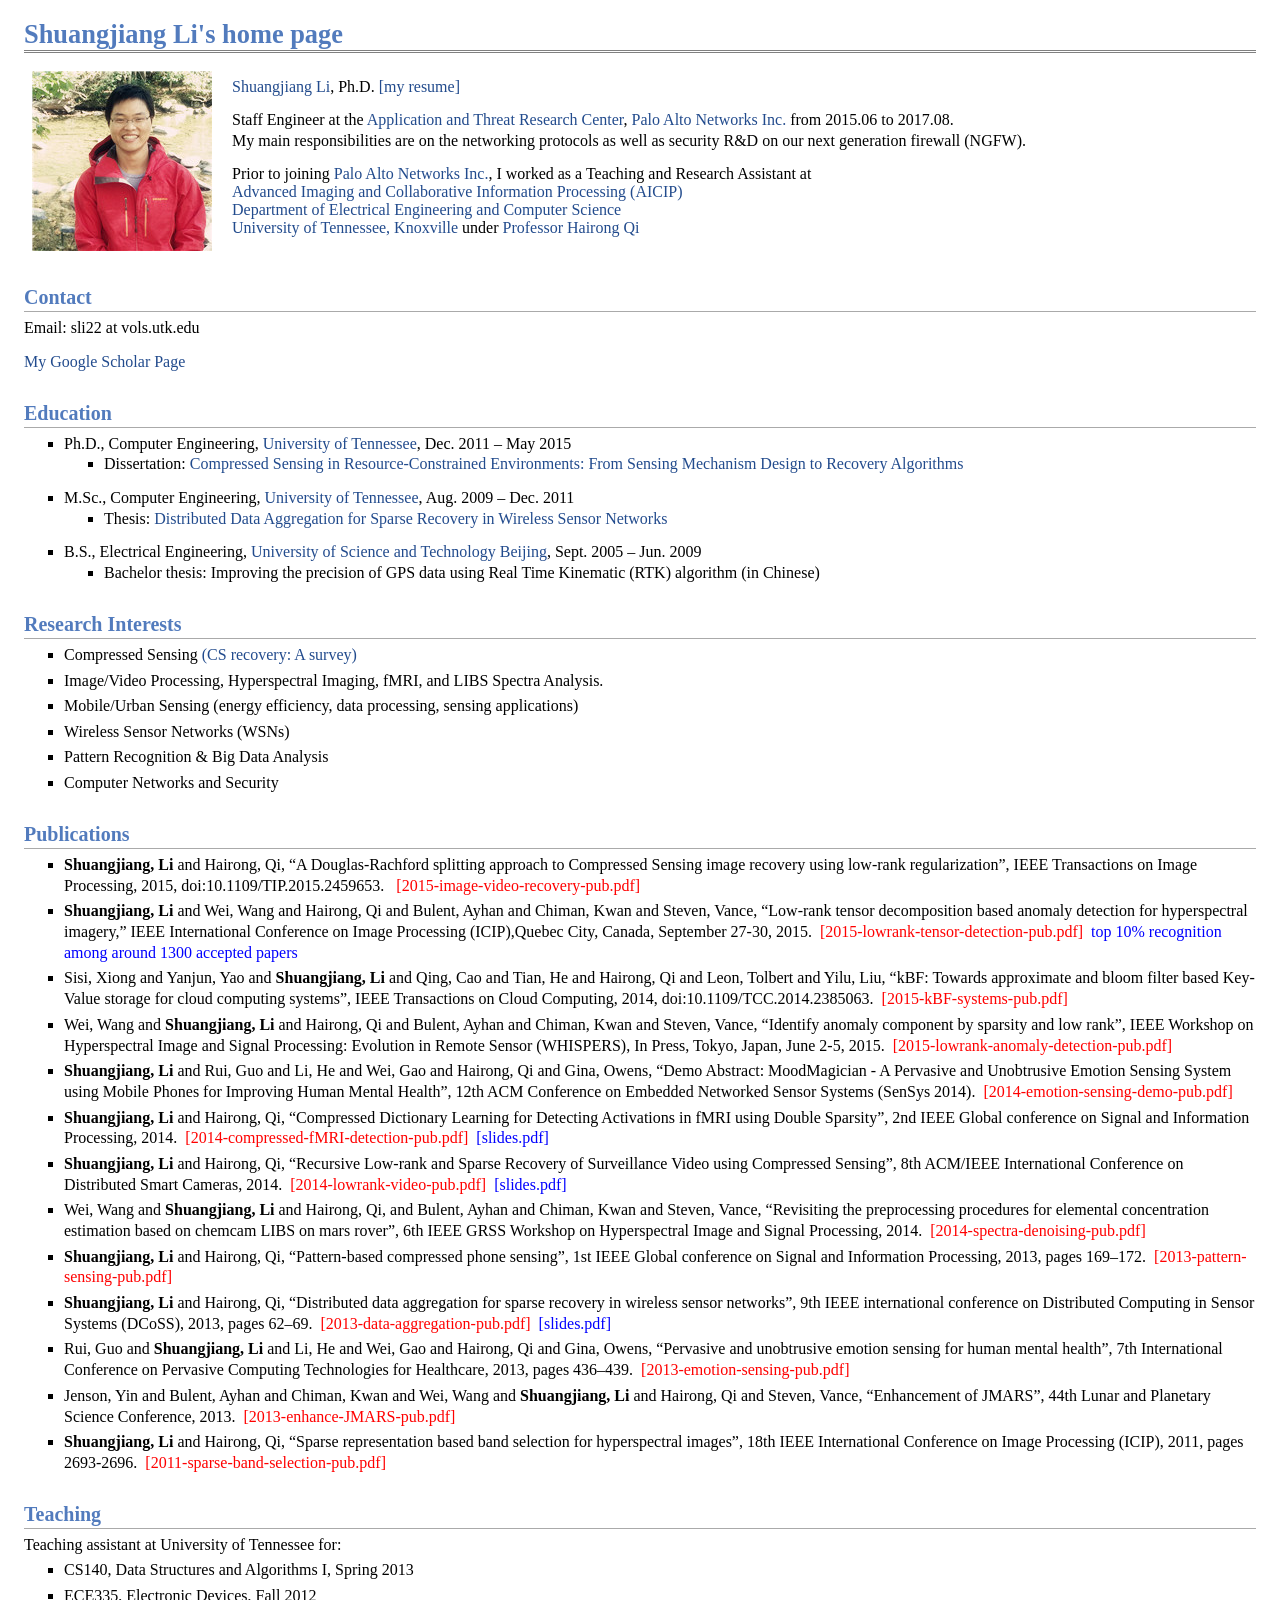
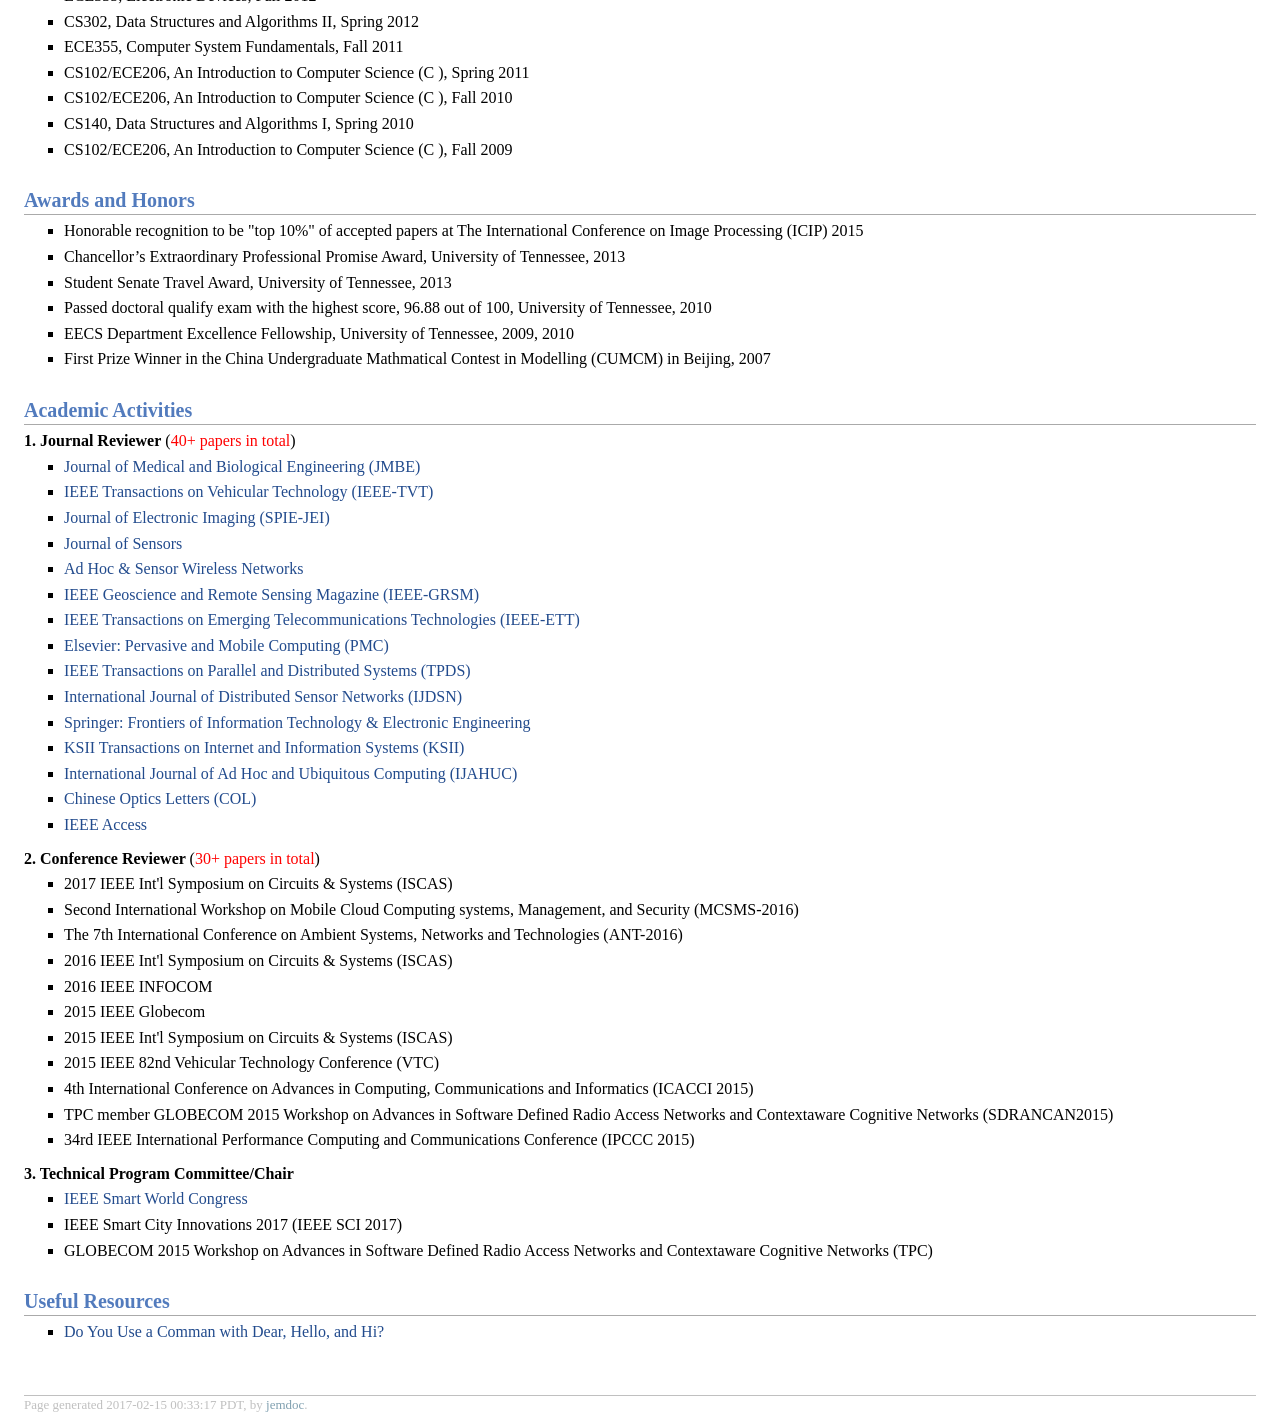
<file: content/main/index.html>
<!DOCTYPE html PUBLIC "-//W3C//DTD XHTML 1.1//EN"
  "http://www.w3.org/TR/xhtml11/DTD/xhtml11.dtd">
<html xmlns="http://www.w3.org/1999/xhtml" xml:lang="en">

<head>
  <meta name="generator" content="jemdoc, see http://jemdoc.jaboc.net/" />
  <meta http-equiv="Content-Type" content="text/html;charset=utf-8" />
  <link rel="stylesheet" href="jemdoc.css" type="text/css" />
  <link rel="stylesheet" href="person.css" type="text/css" />
  <title>Shuangjiang Li </title>
</head>

<body>
  <div id="layout-content">
    <div id="toptitle">
      <h1>Shuangjiang Li's home page</h1>
    </div>
    <table class="imgtable" frame=vsides>
      <tr>
        <td>
          <img src="./pics/sli.jpg" alt="sli" />&nbsp;
        </td>
        <td align="left">
        <table>
          <tr>
          <p><a href="https://anotherbug.com/main/">Shuangjiang Li</a>, Ph.D. <a href="#"> [my resume] </a></p>
          </tr>
          <tr>
            <p>Staff Engineer at the <a href="http://researchcenter.paloaltonetworks.com/">Application and Threat Research Center</a>, <a href="http://www.paloaltonetworks.com/">Palo Alto Networks Inc.</a> from 2015.06 to 2017.08.
            </br>My main responsibilities are on the networking protocols as well as security R&D on our next generation firewall (NGFW).</p>
          </tr>
           <tr>
            Prior to joining <a href="http://www.paloaltonetworks.com/">Palo Alto Networks Inc.</a>, I worked as a Teaching and Research Assistant at
            </br>
             <a href="http://aicip.eecs.utk.edu/wiki/Main_Page">Advanced Imaging and Collaborative Information Processing (AICIP)</a>
            </br>
            <a href="http://www.eecs.utk.edu/">Department of Electrical Engineering and Computer Science</a>
            </br>
            <a href="http://www.utk.edu/">University of Tennessee, Knoxville</a> under <a href="http://www.eecs.utk.edu/people/faculty/fulltime/qi/main">Professor Hairong Qi</a></p>
            </td>
          </tr>
        </table>
        </td>
      </tr>
    </table>
    <h2>Contact</h2>
    <p>Email: sli22 at vols.utk.edu</a></p>
	<p><a href="https://scholar.google.com/citations?user=XWeX0LcAAAAJ&hl=en" target="_blank"> My Google Scholar Page</a></p>
    <h2>Education</h2>
    <ul>
      <li>
        <p>Ph.D., Computer Engineering, <a href="http://www.utk.edu">University of Tennessee</a>, Dec. 2011 &ndash; May 2015</p>
        <ul>
          <li>
            <p> Dissertation: <a href="./resources/dissertation-shuangjiangli2015.pdf">Compressed Sensing in Resource-Constrained Environments: From Sensing Mechanism Design to Recovery Algorithms</a></p>
          </li>
        </ul>
      </li>
      </li>
      <li>
        <p>M.Sc., Computer Engineering, <a href="http://www.utk.edu">University of Tennessee</a>, Aug. 2009 &ndash; Dec. 2011</p>
        <ul>
          <li>
            <p> Thesis: <a href="./resources/thesis-shuangjiangli2011.pdf">Distributed Data Aggregation for Sparse Recovery in Wireless Sensor Networks</a></p>
          </li>
        </ul>
      </li>
      <li>
        <p>B.S., Electrical Engineering,
          <a href="http://saee.ustb.edu.cn/">University of Science and Technology Beijing</a>, Sept. 2005 &ndash; Jun. 2009</p>
        <ul>
          <li>
          <p> Bachelor thesis: Improving the precision of GPS data using Real Time Kinematic (RTK) algorithm (in Chinese) </p>
          </li>
        </ul>
      </li>
    </ul>
    <h2>Research Interests</h2>
    <ul>
      <li>
        <p>Compressed Sensing <a href="./resources/cs-recovery.pdf">(CS recovery: A survey)</a></p>
      </li>
      <li>
		<p> Image/Video Processing, Hyperspectral Imaging, fMRI, and LIBS Spectra Analysis.</p>
      </li>
      <li>
        <p>Mobile/Urban Sensing (energy efficiency, data processing, sensing applications)</p>
      </li>
      <li>
        <p>Wireless Sensor Networks (WSNs)</p>
      </li>
      <li>
        <p>Pattern Recognition & Big Data Analysis</p>
      </li>
      <li>
        <p>Computer Networks and Security</p>
      </li>
    </ul>
    <h2>Publications</h2>
    <ul>
      <li>
        <p><b>Shuangjiang, Li</b> and Hairong, Qi, “A Douglas-Rachford splitting approach to Compressed Sensing image recovery using low-rank regularization”, IEEE Transactions on Image Processing, 2015, doi:10.1109/TIP.2015.2459653.
        &nbsp <a href="./resources/2015-image-video-recovery-pub.pdf" style="color:red;">[2015-image-video-recovery-pub.pdf]</a>&nbsp </p>
      </li>
      <li>
        <p><b>Shuangjiang, Li</b> and Wei, Wang and Hairong, Qi and Bulent, Ayhan and Chiman, Kwan and Steven, Vance, “Low-rank tensor decomposition based anomaly detection for hyperspectral imagery,” IEEE International Conference on Image Processing (ICIP),Quebec
          City, Canada, September 27-30, 2015.&nbsp <a href="./resources/2015-lowrank-tensor-detection-pub.pdf" style="color:red;">[2015-lowrank-tensor-detection-pub.pdf]</a>&nbsp <font color="blue">top 10% recognition among around 1300 accepted papers</font></p>
      </li>
      <li>
        <p>Sisi, Xiong and Yanjun, Yao and <b>Shuangjiang, Li</b> and Qing, Cao and Tian, He and Hairong, Qi and Leon, Tolbert and Yilu, Liu, “kBF: Towards approximate and bloom filter based Key-Value storage for cloud computing systems”, IEEE Transactions
          on Cloud Computing, 2014, doi:10.1109/TCC.2014.2385063.&nbsp <a href="./resources/2015-kBF-systems-pub.pdf" style="color:red;">[2015-kBF-systems-pub.pdf]</a></p>
      </li>
      <li>
        <p>Wei, Wang and <b>Shuangjiang, Li</b> and Hairong, Qi and Bulent, Ayhan and Chiman, Kwan and Steven, Vance, “Identify anomaly component by sparsity and low rank”, IEEE Workshop on Hyperspectral Image and Signal Processing: Evolution in Remote Sensor
          (WHISPERS), In Press, Tokyo, Japan, June 2-5, 2015.&nbsp <a href="./resources/2015-lowrank-anomaly-detection-pub.pdf" style="color:red;">[2015-lowrank-anomaly-detection-pub.pdf]</a></p>
      </li>
      <li>
        <p><b>Shuangjiang, Li</b> and Rui, Guo and Li, He and Wei, Gao and Hairong, Qi and Gina, Owens, &ldquo;Demo Abstract: MoodMagician - A Pervasive and Unobtrusive Emotion Sensing System using Mobile Phones for Improving Human Mental Health&rdquo;,
          12th ACM Conference on Embedded Networked Sensor Systems (SenSys 2014).&nbsp <a href="./resources/2014-emotion-sensing-demo-pub.pdf" style="color:red;">[2014-emotion-sensing-demo-pub.pdf]</a></p>
      </li>
      <li>
        <p><b>Shuangjiang, Li</b> and Hairong, Qi, &ldquo;Compressed Dictionary Learning for Detecting Activations in fMRI using Double Sparsity&rdquo;, 2nd IEEE Global conference on Signal and Information Processing, 2014.&nbsp <a href="./resources/2014-compressed-fMRI-detection-pub.pdf"
          style="color:red;">[2014-compressed-fMRI-detection-pub.pdf]</a>&nbsp <a href="./resources/2014-compressed-fMRI-detection-slides-pub.pdf" style="color:blue;">[slides.pdf]</a></p>
      </li>
      <li>
        <p><b>Shuangjiang, Li</b> and Hairong, Qi, &ldquo;Recursive Low-rank and Sparse Recovery of Surveillance Video using Compressed Sensing&rdquo;, 8th ACM/IEEE International Conference on Distributed Smart Cameras, 2014.&nbsp <a href="./resources/2014-lowrank-video-pub.pdf"
          style="color:red;">[2014-lowrank-video-pub.pdf]</a>&nbsp <a href="./resources/2014-lowrank-video-slides-pub.pdf" style="color:blue;">[slides.pdf]</a></p>
      </li>
      <li>
        <p>Wei, Wang and <b>Shuangjiang, Li</b> and Hairong, Qi, and Bulent, Ayhan and Chiman, Kwan and Steven, Vance, &ldquo;Revisiting the preprocessing procedures for elemental concentration estimation based on chemcam LIBS on mars rover&rdquo;, 6th IEEE
          GRSS Workshop on Hyperspectral Image and Signal Processing, 2014.&nbsp <a href="./resources/2014-spectra-denoising-pub.pdf" style="color:red;">[2014-spectra-denoising-pub.pdf]</a></p>
      </li>
      <li>
        <p><b>Shuangjiang, Li</b> and Hairong, Qi, &ldquo;Pattern-based compressed phone sensing&rdquo;, 1st IEEE Global conference on Signal and Information Processing, 2013, pages 169–172.&nbsp <a href="./resources/2013-pattern-sensing-pub.pdf" style="color:red;">[2013-pattern-sensing-pub.pdf]</a></p>
      </li>
      <li>
        <p><b>Shuangjiang, Li</b> and Hairong, Qi, &ldquo;Distributed data aggregation for sparse recovery in wireless sensor networks&rdquo;, 9th IEEE international conference on Distributed Computing in Sensor Systems (DCoSS), 2013, pages 62–69.&nbsp
          <a
          href="./resources/2013-data-aggregation-pub.pdf" style="color:red;">[2013-data-aggregation-pub.pdf]</a>&nbsp <a href="./resources/2013-data-aggregation-slides-pub.pdf" style="color:blue;">[slides.pdf]</a></p>
      </li>
      <li>
        <p>Rui, Guo and <b>Shuangjiang, Li</b> and Li, He and Wei, Gao and Hairong, Qi and Gina, Owens, &ldquo;Pervasive and unobtrusive emotion sensing for human mental health&rdquo;, 7th International Conference on Pervasive Computing Technologies for
          Healthcare, 2013, pages 436–439.&nbsp <a href="./resources/2013-emotion-sensing-pub.pdf" style="color:red;">[2013-emotion-sensing-pub.pdf]</a></p>
      </li>
      <li>
        <p>Jenson, Yin and Bulent, Ayhan and Chiman, Kwan and Wei, Wang and <b>Shuangjiang, Li</b> and Hairong, Qi and Steven, Vance, &ldquo;Enhancement of JMARS&rdquo;, 44th Lunar and Planetary Science Conference, 2013.&nbsp <a href="./resources/2013-enhance-jmars-pub.pdf"
          style="color:red;">[2013-enhance-JMARS-pub.pdf]</a></p>
      </li>
      <li>
        <p><b>Shuangjiang, Li</b> and Hairong, Qi, &ldquo;Sparse representation based band selection for hyperspectral images&rdquo;, 18th IEEE International Conference on Image Processing (ICIP), 2011, pages 2693-2696.&nbsp <a href="./resources/2011-sparse-band-selection-pub.pdf"
          style="color:red;">[2011-sparse-band-selection-pub.pdf]</a> </p>
      </li>
    </ul>
    <h2>Teaching</h2>
    <p>Teaching assistant at University of Tennessee for:</p>
    <ul>
      <li>
        <p>CS140, Data Structures and Algorithms I, Spring 2013 </p>
      </li>
      <li>
        <p>ECE335, Electronic Devices, Fall 2012</p>
      </li>
      <li>
        <p>CS302, Data Structures and Algorithms II, Spring 2012 </p>
      </li>
      <li>
        <p>ECE355, Computer System Fundamentals, Fall 2011</p>
      </li>
      <li>
        <p>CS102/ECE206, An Introduction to Computer Science (C
          <tt></tt>), Spring 2011 </p>
      </li>
      <li>
        <p>CS102/ECE206, An Introduction to Computer Science (C
          <tt></tt>), Fall 2010</p>
      </li>
      <li>
        <p>CS140, Data Structures and Algorithms I, Spring 2010</p>
      </li>
      <li>
        <p>CS102/ECE206, An Introduction to Computer Science (C
          <tt></tt>), Fall 2009</p>
      </li>
    </ul>
    <h2>Awards and Honors</h2>
    <ul>
      <li>
        <p>Honorable recognition to be "top 10%" of accepted papers at The International Conference on Image Processing (ICIP) 2015</p>
      </li>
      <li>
        <p>Chancellor’s Extraordinary Professional Promise Award, University of Tennessee, 2013</p>
      </li>
      <li>
        <p>Student Senate Travel Award, University of Tennessee, 2013</p>
      </li>
      <li>
        <p>Passed doctoral qualify exam with the highest score, 96.88 out of 100, University of Tennessee, 2010</p>
      </li>
      <li>
        <p>EECS Department Excellence Fellowship, University of Tennessee, 2009, 2010</p>
      </li>
      <li>
        <p>First Prize Winner in the China Undergraduate Mathmatical Contest in Modelling (CUMCM) in Beijing, 2007</p>
      </li>
    </ul>
    <h2>Academic Activities</h2>
    <p><b> 1. Journal Reviewer</b> (<font color="red">40+ papers in total</font>)</p>
    <ul>
    <li>
        <p><a href="https://www.editorialmanager.com/jmbe/default.aspx" target="_blank">Journal of Medical and Biological Engineering (JMBE) </a></p>
      </li>
      <li>
        <p><a href="http://winet.ece.ufl.edu/tvt/" target="_blank">IEEE Transactions on Vehicular Technology (IEEE-TVT) </a></p>
      </li>
      <li>
        <p><a href="https://spie.org/publications/journals/journal-of-electronic-imaging" target="_blank">Journal of Electronic Imaging (SPIE-JEI) </a></p>
      </li>
      <li>
        <p><a href="https://www.hindawi.com/journals/js/" target="_blank">Journal of Sensors</a></p>
      </li>
      <li>
        <p><a href="http://www.oldcitypublishing.com/journals/ahswn-home/" target="_blank">Ad Hoc &amp; Sensor Wireless Networks</a></p>
      </li>
      <li>
        <p><a href="http://ieeexplore.ieee.org/xpl/aboutJournal.jsp?punumber=6245518" target="_blank">IEEE Geoscience and Remote Sensing Magazine (IEEE-GRSM)</a></p>
      </li>
      <li>
        <p><a href="http://onlinelibrary.wiley.com/journal/10.1002/(ISSN)2161-3915" target="_blank">IEEE Transactions on Emerging Telecommunications Technologies (IEEE-ETT)</a></p>
      </li>
      <li>
        <p><a href="http://www.journals.elsevier.com/pervasive-and-mobile-computing" target="_blank">Elsevier: Pervasive and Mobile Computing (PMC)</a></p>
      </li>
      <li>
        <p><a href="http://www.computer.org/web/tpds" target="_blank">IEEE Transactions on Parallel and Distributed Systems (TPDS) </a></p>
      </li>
      <li>
        <p><a href="http://www.hindawi.com/journals/ijdsn/" target="_blank">International Journal of Distributed Sensor Networks (IJDSN)</a></p>
      </li>
      <li>
        <p><a href="http://www.springer.com/computer/journal/11714" target="_blank"> Springer: Frontiers of Information Technology & Electronic Engineering </a></p>
      </li>
      <li>
        <p><a href="http://www.itiis.org/" target="_blank">KSII Transactions on Internet and Information Systems (KSII)</a></p>
      </li>
      <li>
        <p><a href="http://www.inderscience.com/jhome.php?jcode=ijahuc" target="_blank">International Journal of Ad Hoc and Ubiquitous Computing (IJAHUC)</a></p>
      </li>
      <li>
        <p><a href="http://www.col.org.cn/" target="_blank">Chinese Optics Letters (COL)</a></p>
      </li>
      <li>
        <p><a href="http://ieeexplore.ieee.org/xpl/RecentIssue.jsp?reload=true&punumber=6287639" target="_blank">IEEE Access</a></p>
      </li>
    </ul>
    <p><b> 2. Conference Reviewer </b> (<font color="red">30+ papers in total</font>)</p>
    <ul>
      <li>
      <p>2017 IEEE Int'l Symposium on Circuits & Systems (ISCAS)</p>
      </li>
      <li>
        <p>Second International Workshop on Mobile Cloud Computing systems, Management, and Security (MCSMS-2016)</p>
      </li>
      <li>
      <p>The 7th International Conference on Ambient Systems, Networks and Technologies (ANT-2016)</p>
      </li>
      <li>
      <p>2016 IEEE Int'l Symposium on Circuits & Systems (ISCAS)</p>
      </li>
      <li>
        <p>2016 IEEE INFOCOM </p>
      </li>
      <li>
        <p>2015 IEEE Globecom</p>
      </li>
      <li>
        <p>2015 IEEE Int'l Symposium on Circuits & Systems (ISCAS)</p>
      </li>
      <li>
        <p>2015 IEEE 82nd Vehicular Technology Conference (VTC)</p>
      </li>
      <li>
        <p>4th International Conference on Advances in Computing, Communications and Informatics (ICACCI­ 2015)</p>
      </li>
      <li>
        <p>TPC member GLOBECOM 2015 Workshop on Advances in Software Defined Radio Access Networks and Context­aware Cognitive Networks (SDRANCAN­2015)</p>
      </li>
      <li>
        <p>34rd IEEE International Performance Computing and Communications Conference (IPCCC 2015) </p>
      </li>
    </ul>
    <p><b> 3. Technical Program Committee/Chair </b></p>
    <ul>
    <li>
    <p><a href="http://ieee-smartworld.org/2017/smartworld/" target="_blank"> IEEE Smart World Congress </a></p>
    </li>
    <li>
    <p>IEEE Smart City Innovations 2017 (IEEE SCI 2017)</p>
    </li>
    <li>
      <p>GLOBECOM 2015 Workshop on Advances in Software Defined Radio Access Networks and Context­aware Cognitive Networks (TPC)</p>
    </li>
    </ul>

    <h2>Useful Resources</h2>
    <ul>
      <li>
        <p><a href="http://www.grammar-monster.com/lessons/comma_with_dear_hello_and_hi.htm" target="_blank">Do You Use a Comman with Dear, Hello, and Hi?</a></p>
      </li>
    </ul>
    <div id="footer">
      <div id="footer-text">
        Page generated 2017-02-15 00:33:17 PDT, by <a href="http://jemdoc.jaboc.net/">jemdoc</a>.
      </div>
    </div>
  </div>
</body>

</html>
</file>
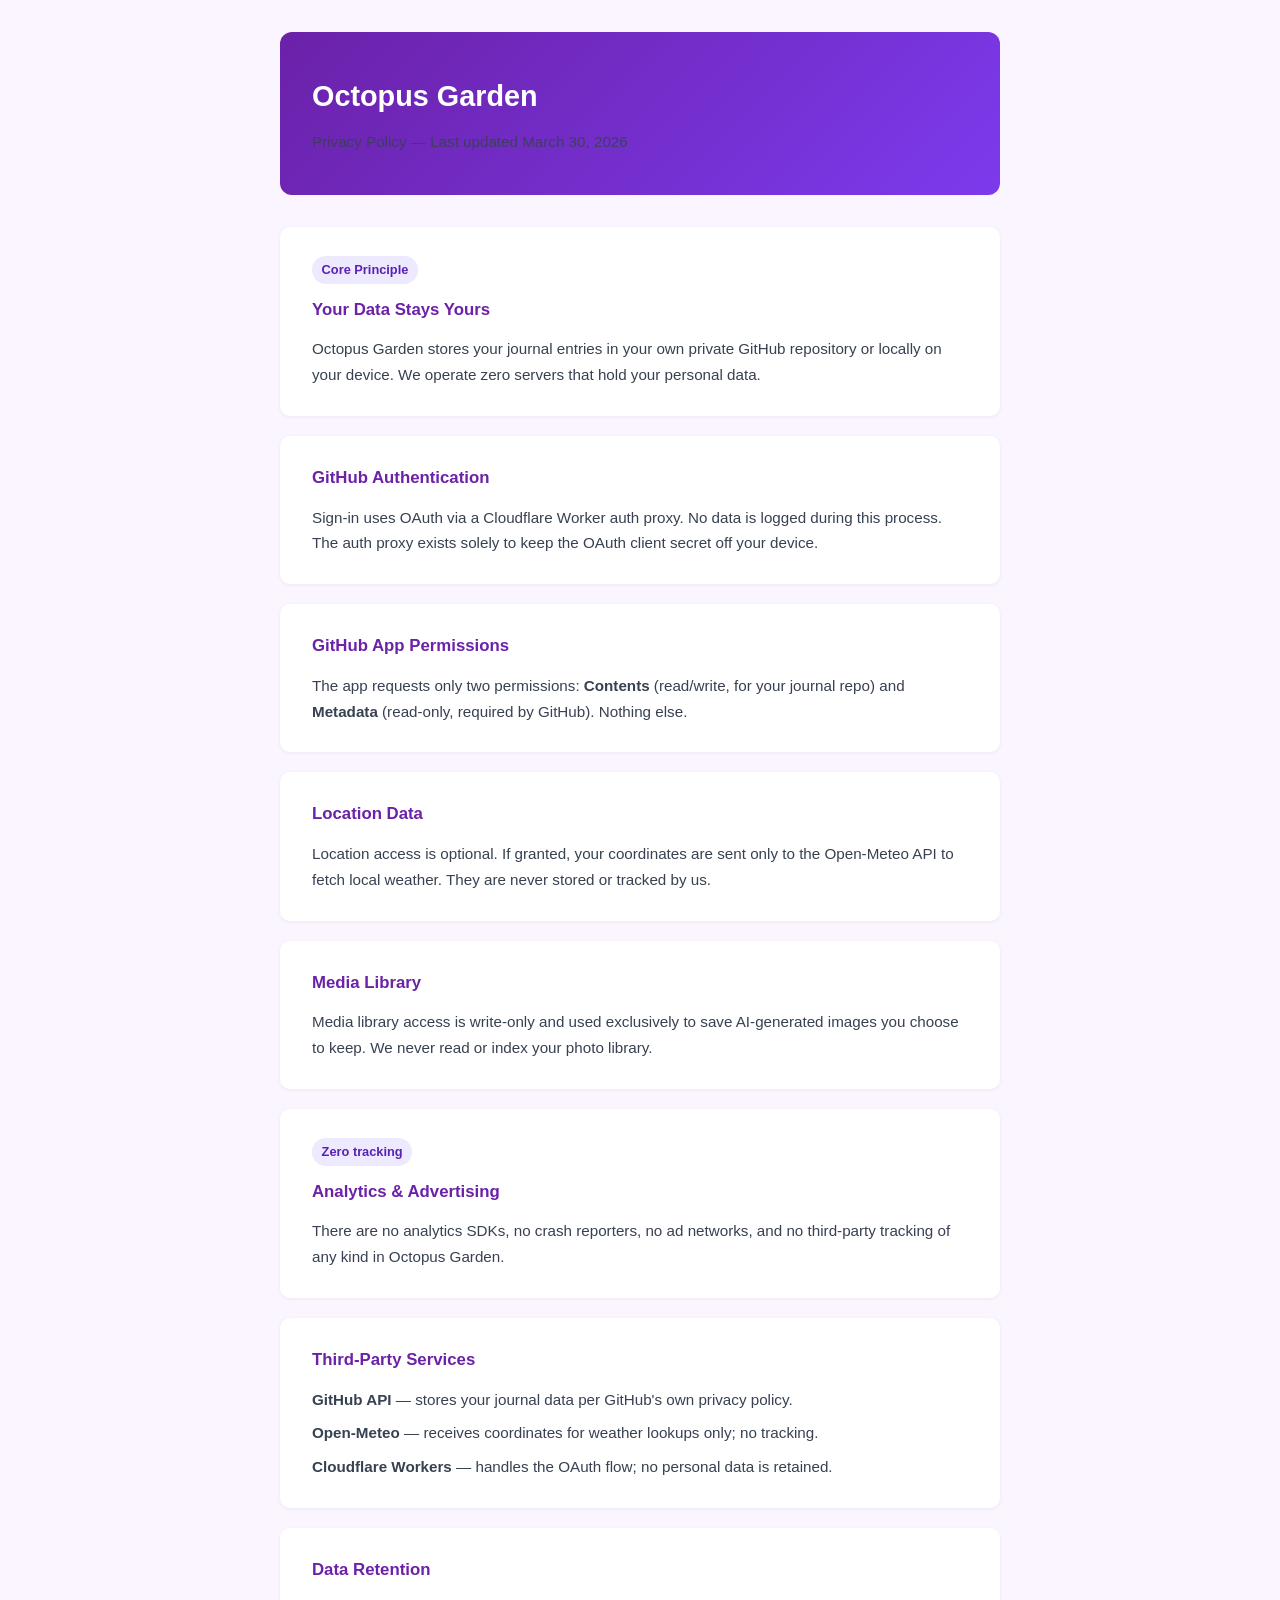
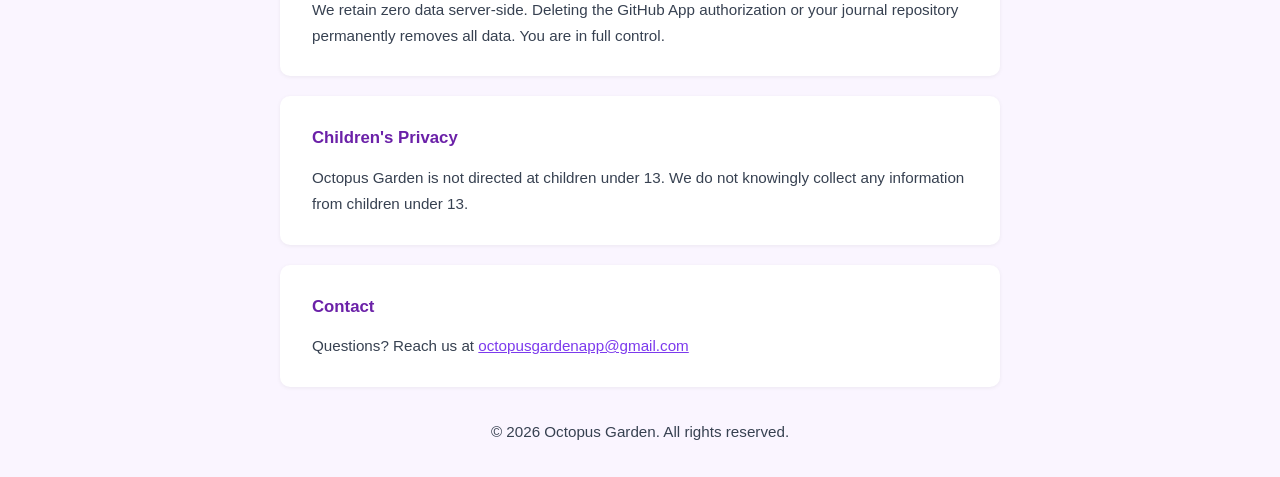
<file: static/octopus-garden-privacy/index.html>
<!DOCTYPE html>
<html lang="en">
<head>
  <meta charset="UTF-8">
  <meta name="viewport" content="width=device-width, initial-scale=1.0">
  <title>Octopus Garden - Privacy Policy</title>
  <meta name="robots" content="noindex, nofollow, noarchive, nosnippet, noimageindex, noai, noimageai">
  <meta name="googlebot" content="noindex, nofollow, noarchive, nosnippet">
  <meta name="bingbot" content="noindex, nofollow">
  <meta name="GPTBot" content="noindex, nofollow">
  <meta name="ChatGPT-User" content="noindex, nofollow">
  <meta name="CCBot" content="noindex, nofollow">
  <meta name="anthropic-ai" content="noindex, nofollow">
  <meta name="ClaudeBot" content="noindex, nofollow">
  <meta name="Claude-Web" content="noindex, nofollow">
  <meta name="PerplexityBot" content="noindex, nofollow">
  <meta name="Applebot-Extended" content="noindex, nofollow">
  <meta name="Google-Extended" content="noindex, nofollow">
  <meta name="Amazonbot" content="noindex, nofollow">
  <meta name="FacebookBot" content="noindex, nofollow">
  <meta name="cohere-ai" content="noindex, nofollow">
  <meta name="Diffbot" content="noindex, nofollow">
  <meta name="Omgilibot" content="noindex, nofollow">
  <meta name="Bytespider" content="noindex, nofollow">
  <meta name="meta-externalagent" content="noindex, nofollow">
  <style>
    * { margin: 0; padding: 0; box-sizing: border-box; }
    body {
      font-family: -apple-system, BlinkMacSystemFont, 'Segoe UI', Roboto, sans-serif;
      line-height: 1.7;
      color: #1f2937;
      background: #faf5ff;
      padding: 2rem 1rem;
    }
    .container { max-width: 720px; margin: 0 auto; }
    header {
      background: linear-gradient(135deg, #6b21a8, #7c3aed);
      color: white;
      padding: 2.5rem 2rem;
      border-radius: 12px;
      margin-bottom: 2rem;
    }
    header h1 { font-size: 1.8rem; font-weight: 700; }
    header p { margin-top: 0.5rem; opacity: 0.85; font-size: 0.95rem; }
    .card {
      background: white;
      border-radius: 10px;
      padding: 1.75rem 2rem;
      margin-bottom: 1.25rem;
      box-shadow: 0 1px 4px rgba(0,0,0,0.06);
    }
    h2 {
      font-size: 1.05rem;
      font-weight: 700;
      color: #6b21a8;
      margin-bottom: 0.75rem;
    }
    p { color: #374151; font-size: 0.95rem; margin-bottom: 0.5rem; }
    p:last-child { margin-bottom: 0; }
    .badge {
      display: inline-block;
      background: #ede9fe;
      color: #5b21b6;
      font-size: 0.8rem;
      font-weight: 600;
      padding: 0.2rem 0.6rem;
      border-radius: 99px;
      margin-bottom: 0.75rem;
    }
    a { color: #7c3aed; }
    footer {
      text-align: center;
      font-size: 0.85rem;
      color: #9ca3af;
      margin-top: 2rem;
    }
  </style>
</head>
<body>
  <div class="container">
    <header>
      <h1>Octopus Garden</h1>
      <p>Privacy Policy &mdash; Last updated March 30, 2026</p>
    </header>

    <div class="card">
      <span class="badge">Core Principle</span>
      <h2>Your Data Stays Yours</h2>
      <p>Octopus Garden stores your journal entries in your own private GitHub repository or locally on your device. We operate zero servers that hold your personal data.</p>
    </div>

    <div class="card">
      <h2>GitHub Authentication</h2>
      <p>Sign-in uses OAuth via a Cloudflare Worker auth proxy. No data is logged during this process. The auth proxy exists solely to keep the OAuth client secret off your device.</p>
    </div>

    <div class="card">
      <h2>GitHub App Permissions</h2>
      <p>The app requests only two permissions: <strong>Contents</strong> (read/write, for your journal repo) and <strong>Metadata</strong> (read-only, required by GitHub). Nothing else.</p>
    </div>

    <div class="card">
      <h2>Location Data</h2>
      <p>Location access is optional. If granted, your coordinates are sent only to the Open-Meteo API to fetch local weather. They are never stored or tracked by us.</p>
    </div>

    <div class="card">
      <h2>Media Library</h2>
      <p>Media library access is write-only and used exclusively to save AI-generated images you choose to keep. We never read or index your photo library.</p>
    </div>

    <div class="card">
      <span class="badge">Zero tracking</span>
      <h2>Analytics &amp; Advertising</h2>
      <p>There are no analytics SDKs, no crash reporters, no ad networks, and no third-party tracking of any kind in Octopus Garden.</p>
    </div>

    <div class="card">
      <h2>Third-Party Services</h2>
      <p><strong>GitHub API</strong> — stores your journal data per GitHub's own privacy policy.</p>
      <p><strong>Open-Meteo</strong> — receives coordinates for weather lookups only; no tracking.</p>
      <p><strong>Cloudflare Workers</strong> — handles the OAuth flow; no personal data is retained.</p>
    </div>

    <div class="card">
      <h2>Data Retention</h2>
      <p>We retain zero data server-side. Deleting the GitHub App authorization or your journal repository permanently removes all data. You are in full control.</p>
    </div>

    <div class="card">
      <h2>Children's Privacy</h2>
      <p>Octopus Garden is not directed at children under 13. We do not knowingly collect any information from children under 13.</p>
    </div>

    <div class="card">
      <h2>Contact</h2>
      <p>Questions? Reach us at <a href="mailto:octopusgardenapp@gmail.com">octopusgardenapp@gmail.com</a></p>
    </div>

    <footer>
      <p>&copy; 2026 Octopus Garden. All rights reserved.</p>
    </footer>
  </div>
</body>
</html>
</file>
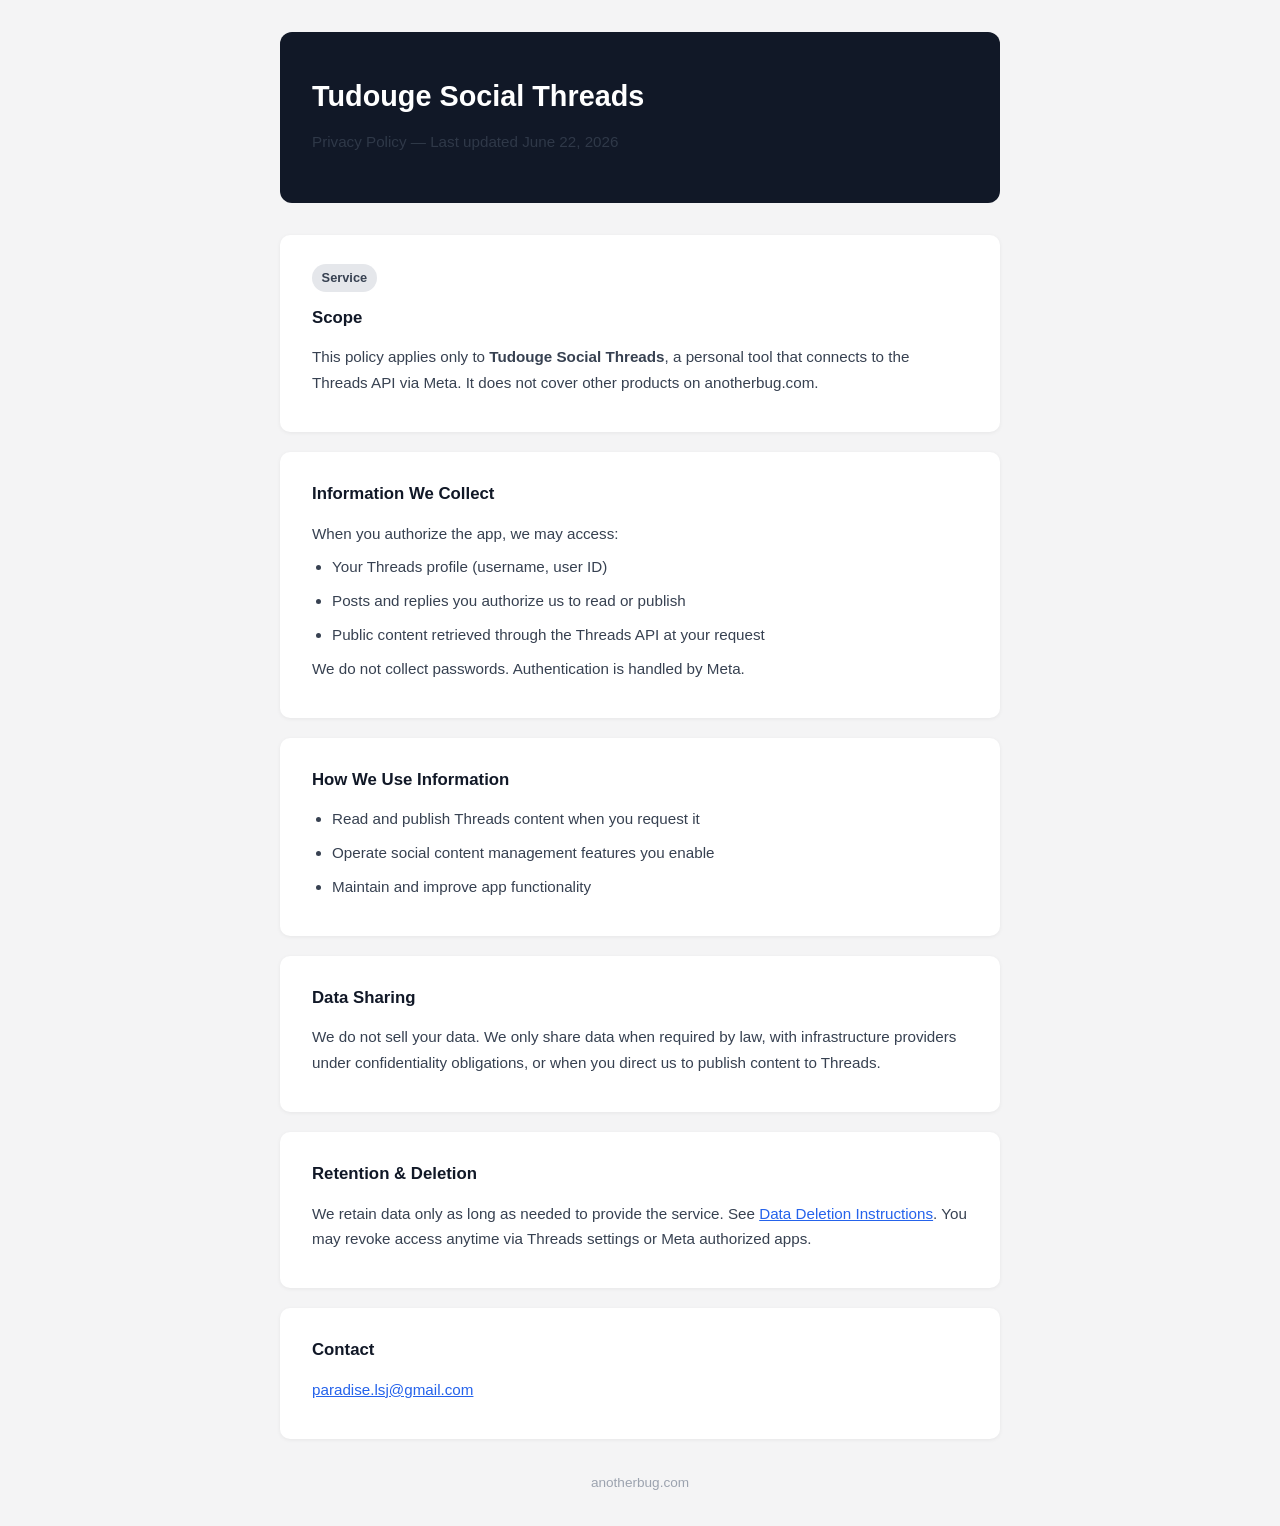
<file: static/privacy/index.html>
<!DOCTYPE html>
<html lang="en">
<head>
  <meta charset="UTF-8">
  <meta name="viewport" content="width=device-width, initial-scale=1.0">
  <title>Tudouge Social Threads — Privacy Policy</title>
  <meta name="robots" content="noindex, nofollow, noarchive, nosnippet, noimageindex, noai, noimageai">
  <meta name="googlebot" content="noindex, nofollow, noarchive, nosnippet">
  <meta name="bingbot" content="noindex, nofollow">
  <meta name="GPTBot" content="noindex, nofollow">
  <meta name="ChatGPT-User" content="noindex, nofollow">
  <meta name="CCBot" content="noindex, nofollow">
  <meta name="anthropic-ai" content="noindex, nofollow">
  <meta name="ClaudeBot" content="noindex, nofollow">
  <meta name="Claude-Web" content="noindex, nofollow">
  <meta name="PerplexityBot" content="noindex, nofollow">
  <meta name="Applebot-Extended" content="noindex, nofollow">
  <meta name="Google-Extended" content="noindex, nofollow">
  <meta name="Amazonbot" content="noindex, nofollow">
  <meta name="FacebookBot" content="noindex, nofollow">
  <meta name="cohere-ai" content="noindex, nofollow">
  <meta name="Diffbot" content="noindex, nofollow">
  <meta name="Omgilibot" content="noindex, nofollow">
  <meta name="Bytespider" content="noindex, nofollow">
  <meta name="meta-externalagent" content="noindex, nofollow">
  <style>
    * { margin: 0; padding: 0; box-sizing: border-box; }
    body {
      font-family: -apple-system, BlinkMacSystemFont, 'Segoe UI', Roboto, sans-serif;
      line-height: 1.7;
      color: #1f2937;
      background: #f4f4f5;
      padding: 2rem 1rem;
    }
    .container { max-width: 720px; margin: 0 auto; }
    header {
      background: #111827;
      color: white;
      padding: 2.5rem 2rem;
      border-radius: 12px;
      margin-bottom: 2rem;
    }
    header h1 { font-size: 1.8rem; font-weight: 700; }
    header p { margin-top: 0.5rem; opacity: 0.8; font-size: 0.95rem; }
    .card {
      background: white;
      border-radius: 10px;
      padding: 1.75rem 2rem;
      margin-bottom: 1.25rem;
      box-shadow: 0 1px 4px rgba(0,0,0,0.06);
    }
    h2 {
      font-size: 1.05rem;
      font-weight: 700;
      color: #111827;
      margin-bottom: 0.75rem;
    }
    p, li { color: #374151; font-size: 0.95rem; margin-bottom: 0.5rem; }
    ul { padding-left: 1.25rem; margin-bottom: 0.5rem; }
    .badge {
      display: inline-block;
      background: #e5e7eb;
      color: #374151;
      font-size: 0.8rem;
      font-weight: 600;
      padding: 0.2rem 0.6rem;
      border-radius: 99px;
      margin-bottom: 0.75rem;
    }
    a { color: #2563eb; }
    footer {
      text-align: center;
      font-size: 0.85rem;
      color: #9ca3af;
      margin-top: 2rem;
    }
  </style>
</head>
<body>
  <div class="container">
    <header>
      <h1>Tudouge Social Threads</h1>
      <p>Privacy Policy — Last updated June 22, 2026</p>
    </header>

    <div class="card">
      <span class="badge">Service</span>
      <h2>Scope</h2>
      <p>This policy applies only to <strong>Tudouge Social Threads</strong>, a personal tool that connects to the Threads API via Meta. It does not cover other products on anotherbug.com.</p>
    </div>

    <div class="card">
      <h2>Information We Collect</h2>
      <p>When you authorize the app, we may access:</p>
      <ul>
        <li>Your Threads profile (username, user ID)</li>
        <li>Posts and replies you authorize us to read or publish</li>
        <li>Public content retrieved through the Threads API at your request</li>
      </ul>
      <p>We do not collect passwords. Authentication is handled by Meta.</p>
    </div>

    <div class="card">
      <h2>How We Use Information</h2>
      <ul>
        <li>Read and publish Threads content when you request it</li>
        <li>Operate social content management features you enable</li>
        <li>Maintain and improve app functionality</li>
      </ul>
    </div>

    <div class="card">
      <h2>Data Sharing</h2>
      <p>We do not sell your data. We only share data when required by law, with infrastructure providers under confidentiality obligations, or when you direct us to publish content to Threads.</p>
    </div>

    <div class="card">
      <h2>Retention &amp; Deletion</h2>
      <p>We retain data only as long as needed to provide the service. See <a href="/threads/data-deletion/">Data Deletion Instructions</a>. You may revoke access anytime via Threads settings or Meta authorized apps.</p>
    </div>

    <div class="card">
      <h2>Contact</h2>
      <p><a href="mailto:paradise.lsj@gmail.com">paradise.lsj@gmail.com</a></p>
    </div>

    <footer>anotherbug.com</footer>
  </div>
</body>
</html>
</file>
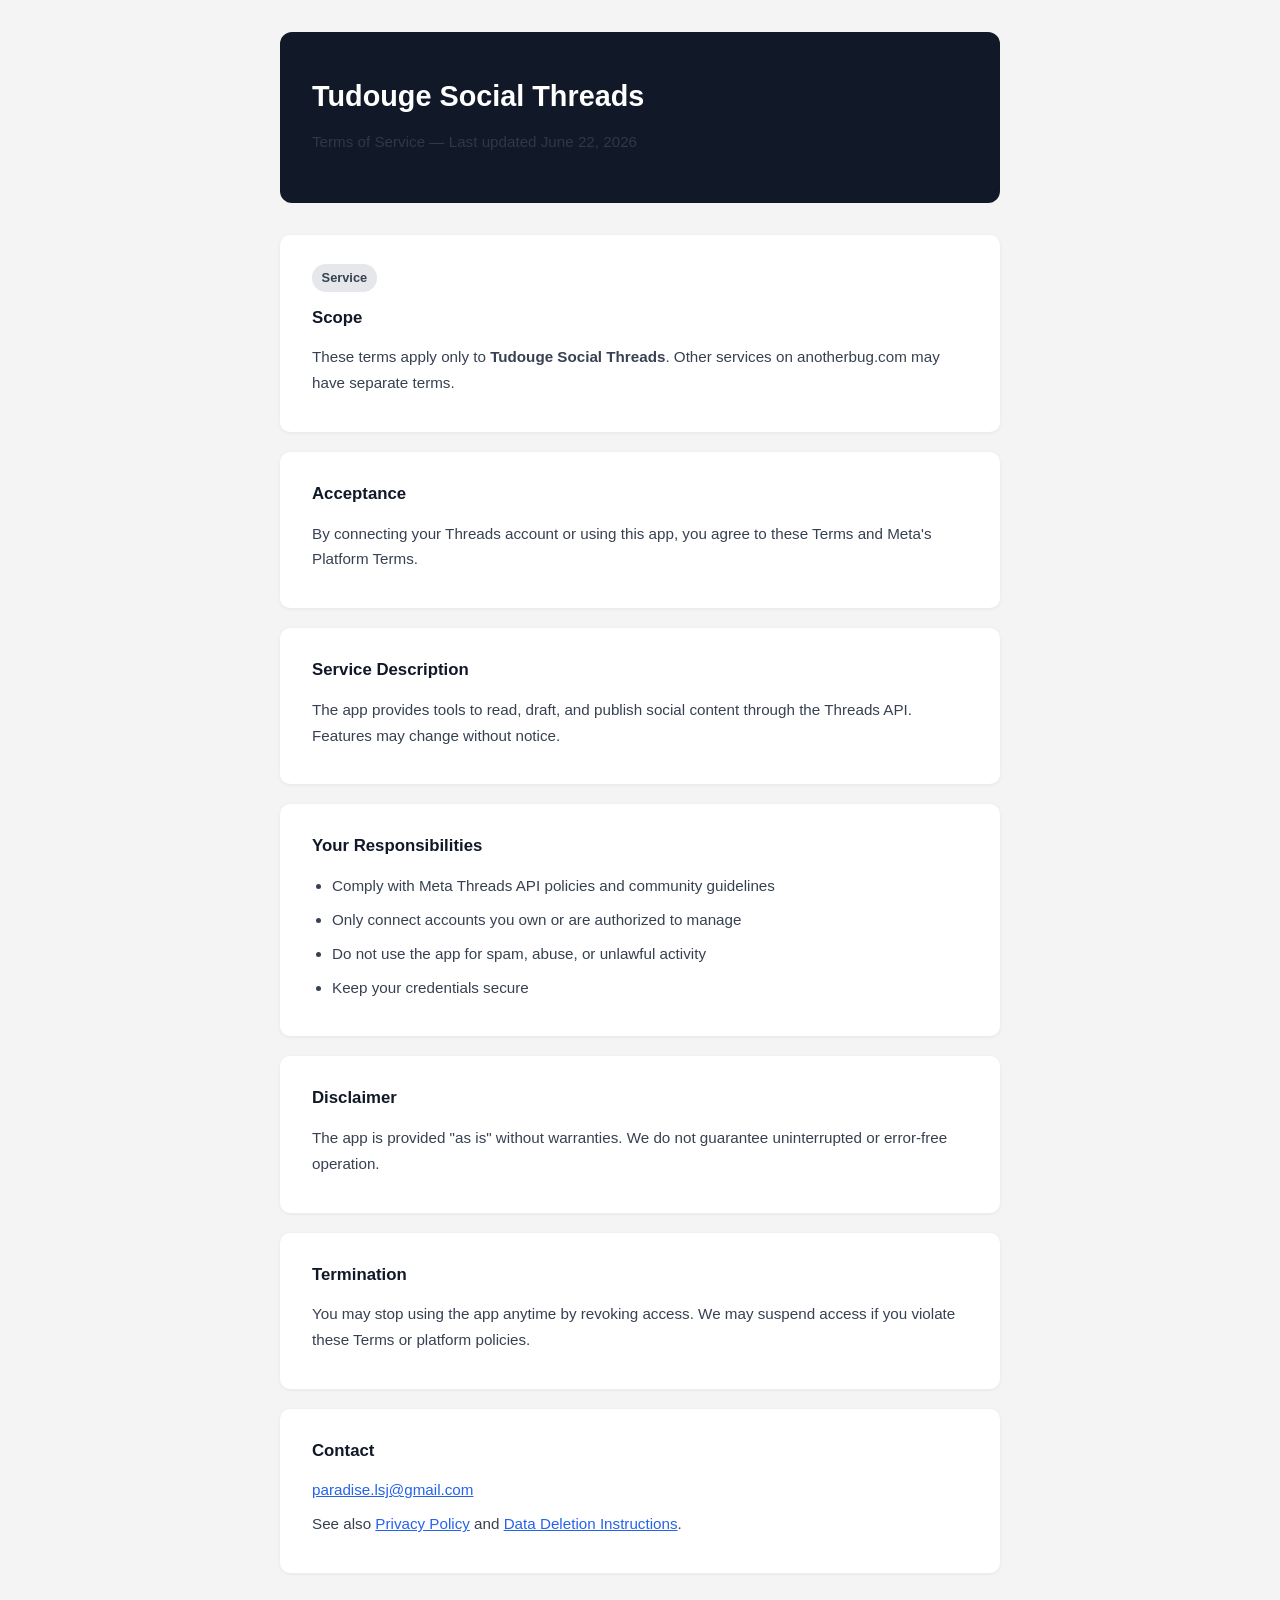
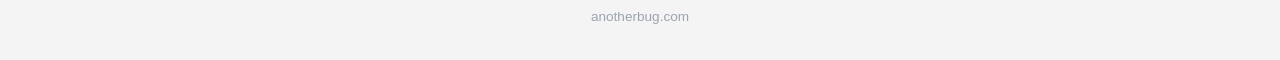
<file: static/tos/index.html>
<!DOCTYPE html>
<html lang="en">
<head>
  <meta charset="UTF-8">
  <meta name="viewport" content="width=device-width, initial-scale=1.0">
  <title>Tudouge Social Threads — Terms of Service</title>
  <meta name="robots" content="noindex, nofollow, noarchive, nosnippet, noimageindex, noai, noimageai">
  <meta name="googlebot" content="noindex, nofollow, noarchive, nosnippet">
  <meta name="bingbot" content="noindex, nofollow">
  <meta name="GPTBot" content="noindex, nofollow">
  <meta name="ChatGPT-User" content="noindex, nofollow">
  <meta name="CCBot" content="noindex, nofollow">
  <meta name="anthropic-ai" content="noindex, nofollow">
  <meta name="ClaudeBot" content="noindex, nofollow">
  <meta name="Claude-Web" content="noindex, nofollow">
  <meta name="PerplexityBot" content="noindex, nofollow">
  <meta name="Applebot-Extended" content="noindex, nofollow">
  <meta name="Google-Extended" content="noindex, nofollow">
  <meta name="Amazonbot" content="noindex, nofollow">
  <meta name="FacebookBot" content="noindex, nofollow">
  <meta name="cohere-ai" content="noindex, nofollow">
  <meta name="Diffbot" content="noindex, nofollow">
  <meta name="Omgilibot" content="noindex, nofollow">
  <meta name="Bytespider" content="noindex, nofollow">
  <meta name="meta-externalagent" content="noindex, nofollow">
  <style>
    * { margin: 0; padding: 0; box-sizing: border-box; }
    body {
      font-family: -apple-system, BlinkMacSystemFont, 'Segoe UI', Roboto, sans-serif;
      line-height: 1.7;
      color: #1f2937;
      background: #f4f4f5;
      padding: 2rem 1rem;
    }
    .container { max-width: 720px; margin: 0 auto; }
    header {
      background: #111827;
      color: white;
      padding: 2.5rem 2rem;
      border-radius: 12px;
      margin-bottom: 2rem;
    }
    header h1 { font-size: 1.8rem; font-weight: 700; }
    header p { margin-top: 0.5rem; opacity: 0.8; font-size: 0.95rem; }
    .card {
      background: white;
      border-radius: 10px;
      padding: 1.75rem 2rem;
      margin-bottom: 1.25rem;
      box-shadow: 0 1px 4px rgba(0,0,0,0.06);
    }
    h2 {
      font-size: 1.05rem;
      font-weight: 700;
      color: #111827;
      margin-bottom: 0.75rem;
    }
    p, li { color: #374151; font-size: 0.95rem; margin-bottom: 0.5rem; }
    ul { padding-left: 1.25rem; margin-bottom: 0.5rem; }
    .badge {
      display: inline-block;
      background: #e5e7eb;
      color: #374151;
      font-size: 0.8rem;
      font-weight: 600;
      padding: 0.2rem 0.6rem;
      border-radius: 99px;
      margin-bottom: 0.75rem;
    }
    a { color: #2563eb; }
    footer {
      text-align: center;
      font-size: 0.85rem;
      color: #9ca3af;
      margin-top: 2rem;
    }
  </style>
</head>
<body>
  <div class="container">
    <header>
      <h1>Tudouge Social Threads</h1>
      <p>Terms of Service — Last updated June 22, 2026</p>
    </header>

    <div class="card">
      <span class="badge">Service</span>
      <h2>Scope</h2>
      <p>These terms apply only to <strong>Tudouge Social Threads</strong>. Other services on anotherbug.com may have separate terms.</p>
    </div>

    <div class="card">
      <h2>Acceptance</h2>
      <p>By connecting your Threads account or using this app, you agree to these Terms and Meta's Platform Terms.</p>
    </div>

    <div class="card">
      <h2>Service Description</h2>
      <p>The app provides tools to read, draft, and publish social content through the Threads API. Features may change without notice.</p>
    </div>

    <div class="card">
      <h2>Your Responsibilities</h2>
      <ul>
        <li>Comply with Meta Threads API policies and community guidelines</li>
        <li>Only connect accounts you own or are authorized to manage</li>
        <li>Do not use the app for spam, abuse, or unlawful activity</li>
        <li>Keep your credentials secure</li>
      </ul>
    </div>

    <div class="card">
      <h2>Disclaimer</h2>
      <p>The app is provided "as is" without warranties. We do not guarantee uninterrupted or error-free operation.</p>
    </div>

    <div class="card">
      <h2>Termination</h2>
      <p>You may stop using the app anytime by revoking access. We may suspend access if you violate these Terms or platform policies.</p>
    </div>

    <div class="card">
      <h2>Contact</h2>
      <p><a href="mailto:paradise.lsj@gmail.com">paradise.lsj@gmail.com</a></p>
      <p>See also <a href="/privacy/">Privacy Policy</a> and <a href="/threads/data-deletion/">Data Deletion Instructions</a>.</p>
    </div>

    <footer>anotherbug.com</footer>
  </div>
</body>
</html>
</file>
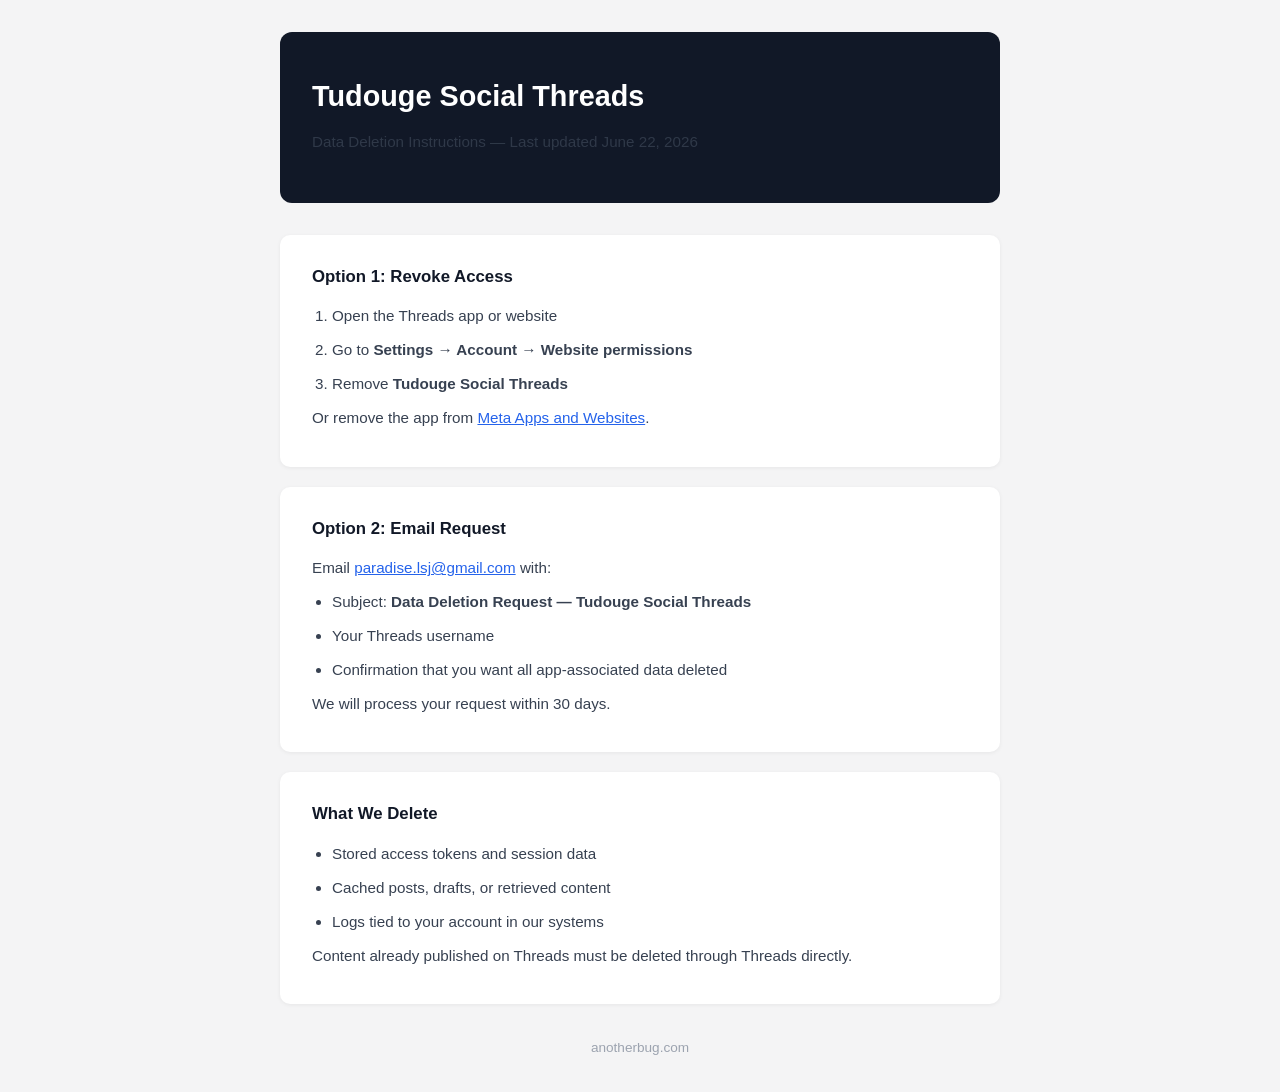
<file: static/threads/data-deletion/index.html>
<!DOCTYPE html>
<html lang="en">
<head>
  <meta charset="UTF-8">
  <meta name="viewport" content="width=device-width, initial-scale=1.0">
  <title>Tudouge Social Threads — Data Deletion</title>
  <meta name="robots" content="noindex, nofollow, noarchive, nosnippet, noimageindex, noai, noimageai">
  <meta name="googlebot" content="noindex, nofollow, noarchive, nosnippet">
  <meta name="bingbot" content="noindex, nofollow">
  <meta name="GPTBot" content="noindex, nofollow">
  <meta name="ChatGPT-User" content="noindex, nofollow">
  <meta name="CCBot" content="noindex, nofollow">
  <meta name="anthropic-ai" content="noindex, nofollow">
  <meta name="ClaudeBot" content="noindex, nofollow">
  <meta name="Claude-Web" content="noindex, nofollow">
  <meta name="PerplexityBot" content="noindex, nofollow">
  <meta name="Applebot-Extended" content="noindex, nofollow">
  <meta name="Google-Extended" content="noindex, nofollow">
  <meta name="Amazonbot" content="noindex, nofollow">
  <meta name="FacebookBot" content="noindex, nofollow">
  <meta name="cohere-ai" content="noindex, nofollow">
  <meta name="Diffbot" content="noindex, nofollow">
  <meta name="Omgilibot" content="noindex, nofollow">
  <meta name="Bytespider" content="noindex, nofollow">
  <meta name="meta-externalagent" content="noindex, nofollow">
  <style>
    * { margin: 0; padding: 0; box-sizing: border-box; }
    body {
      font-family: -apple-system, BlinkMacSystemFont, 'Segoe UI', Roboto, sans-serif;
      line-height: 1.7;
      color: #1f2937;
      background: #f4f4f5;
      padding: 2rem 1rem;
    }
    .container { max-width: 720px; margin: 0 auto; }
    header {
      background: #111827;
      color: white;
      padding: 2.5rem 2rem;
      border-radius: 12px;
      margin-bottom: 2rem;
    }
    header h1 { font-size: 1.8rem; font-weight: 700; }
    header p { margin-top: 0.5rem; opacity: 0.8; font-size: 0.95rem; }
    .card {
      background: white;
      border-radius: 10px;
      padding: 1.75rem 2rem;
      margin-bottom: 1.25rem;
      box-shadow: 0 1px 4px rgba(0,0,0,0.06);
    }
    h2 {
      font-size: 1.05rem;
      font-weight: 700;
      color: #111827;
      margin-bottom: 0.75rem;
    }
    p, li { color: #374151; font-size: 0.95rem; margin-bottom: 0.5rem; }
    ol, ul { padding-left: 1.25rem; margin-bottom: 0.5rem; }
    a { color: #2563eb; }
    footer {
      text-align: center;
      font-size: 0.85rem;
      color: #9ca3af;
      margin-top: 2rem;
    }
  </style>
</head>
<body>
  <div class="container">
    <header>
      <h1>Tudouge Social Threads</h1>
      <p>Data Deletion Instructions — Last updated June 22, 2026</p>
    </header>

    <div class="card">
      <h2>Option 1: Revoke Access</h2>
      <ol>
        <li>Open the Threads app or website</li>
        <li>Go to <strong>Settings → Account → Website permissions</strong></li>
        <li>Remove <strong>Tudouge Social Threads</strong></li>
      </ol>
      <p>Or remove the app from <a href="https://www.facebook.com/settings?tab=applications">Meta Apps and Websites</a>.</p>
    </div>

    <div class="card">
      <h2>Option 2: Email Request</h2>
      <p>Email <a href="mailto:paradise.lsj@gmail.com">paradise.lsj@gmail.com</a> with:</p>
      <ul>
        <li>Subject: <strong>Data Deletion Request — Tudouge Social Threads</strong></li>
        <li>Your Threads username</li>
        <li>Confirmation that you want all app-associated data deleted</li>
      </ul>
      <p>We will process your request within 30 days.</p>
    </div>

    <div class="card">
      <h2>What We Delete</h2>
      <ul>
        <li>Stored access tokens and session data</li>
        <li>Cached posts, drafts, or retrieved content</li>
        <li>Logs tied to your account in our systems</li>
      </ul>
      <p>Content already published on Threads must be deleted through Threads directly.</p>
    </div>

    <footer>anotherbug.com</footer>
  </div>
</body>
</html>
</file>
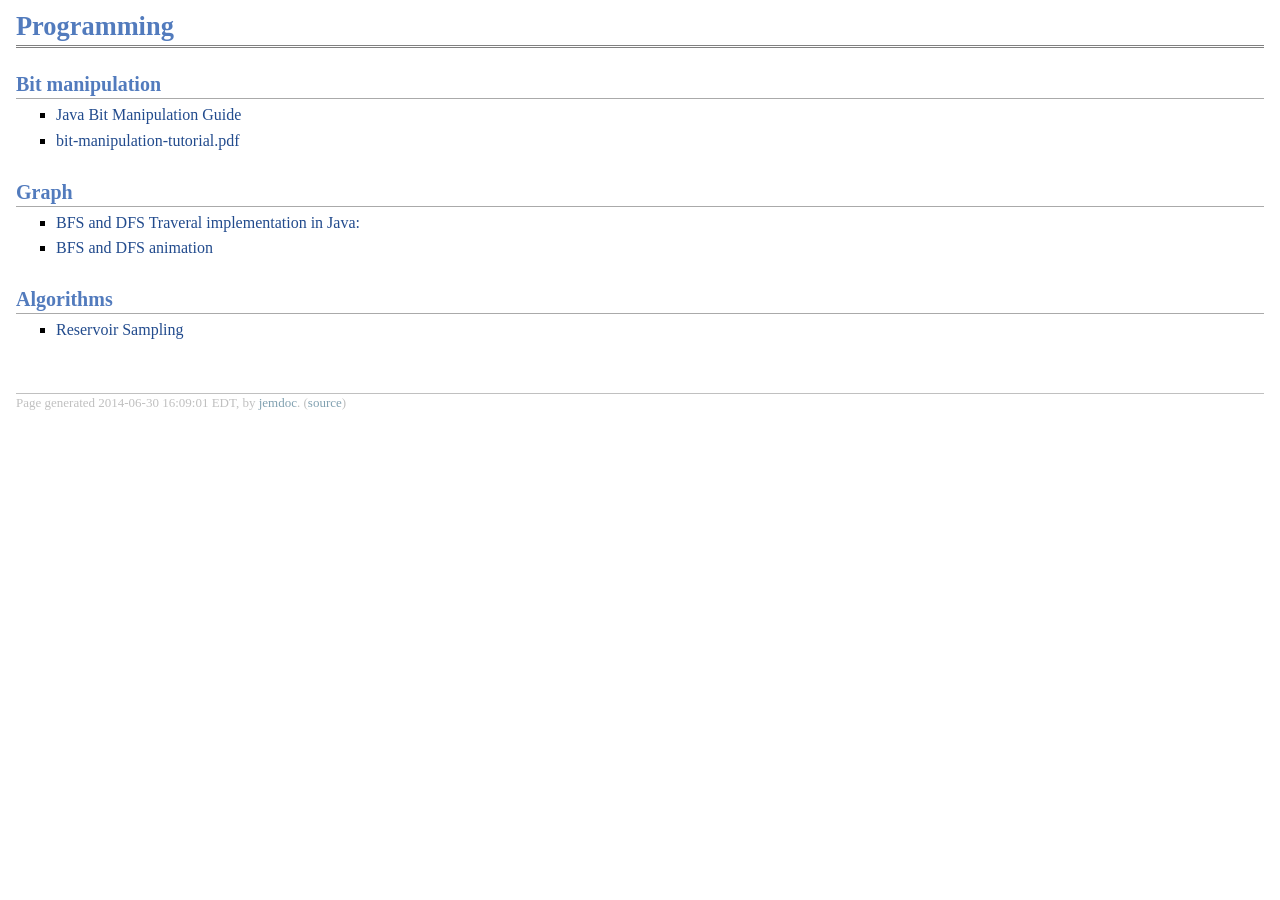
<file: content/main/programming.html>
<!DOCTYPE html PUBLIC "-//W3C//DTD XHTML 1.1//EN"
  "http://www.w3.org/TR/xhtml11/DTD/xhtml11.dtd">
<html xmlns="http://www.w3.org/1999/xhtml" xml:lang="en">
<head>
<meta name="generator" content="jemdoc, see http://jemdoc.jaboc.net/" />
<meta http-equiv="Content-Type" content="text/html;charset=utf-8" />
<link rel="stylesheet" href="jemdoc.css" type="text/css" />
<title>Programming</title>
</head>
<body>
<div id="layout-content">
<div id="toptitle">
<h1>Programming</h1>
</div>
<h2>Bit manipulation</h2>
<ul>
<li><p><a href="http://sys.cs.rice.edu/course/comp314/10/p2/javabits.html">Java Bit Manipulation Guide</a></p>
</li>
<li><p><a href="http://www.cs.arizona.edu/classes/cs335/spring11/AssignmentsS11/bit-manipulation-tutorial.pdf">bit-manipulation-tutorial.pdf</a></p>
</li>
</ul>
<h2>Graph</h2>
<ul>
<li><p><a href="http://www.codeproject.com/Articles/32212/Introduction-to-Graph-with-Breadth-First-Search-BF">BFS and DFS Traveral implementation in Java:</a></p>
</li>
<li><p><a href="http://www.cs.sunysb.edu/~skiena/combinatorica/animations/search.html">BFS and DFS animation</a></p>
</li>
</ul>
<h2>Algorithms</h2>
<ul>
<li><p><a href="resources/Reservoir_Sampling.pdf">Reservoir Sampling</a></p>
</li>
</ul>
<div id="footer">
<div id="footer-text">
Page generated 2014-06-30 16:09:01 EDT, by <a href="http://jemdoc.jaboc.net/">jemdoc</a>.
(<a href="programming.jemdoc">source</a>)
</div>
</div>
</div>
</body>
</html>
</file>
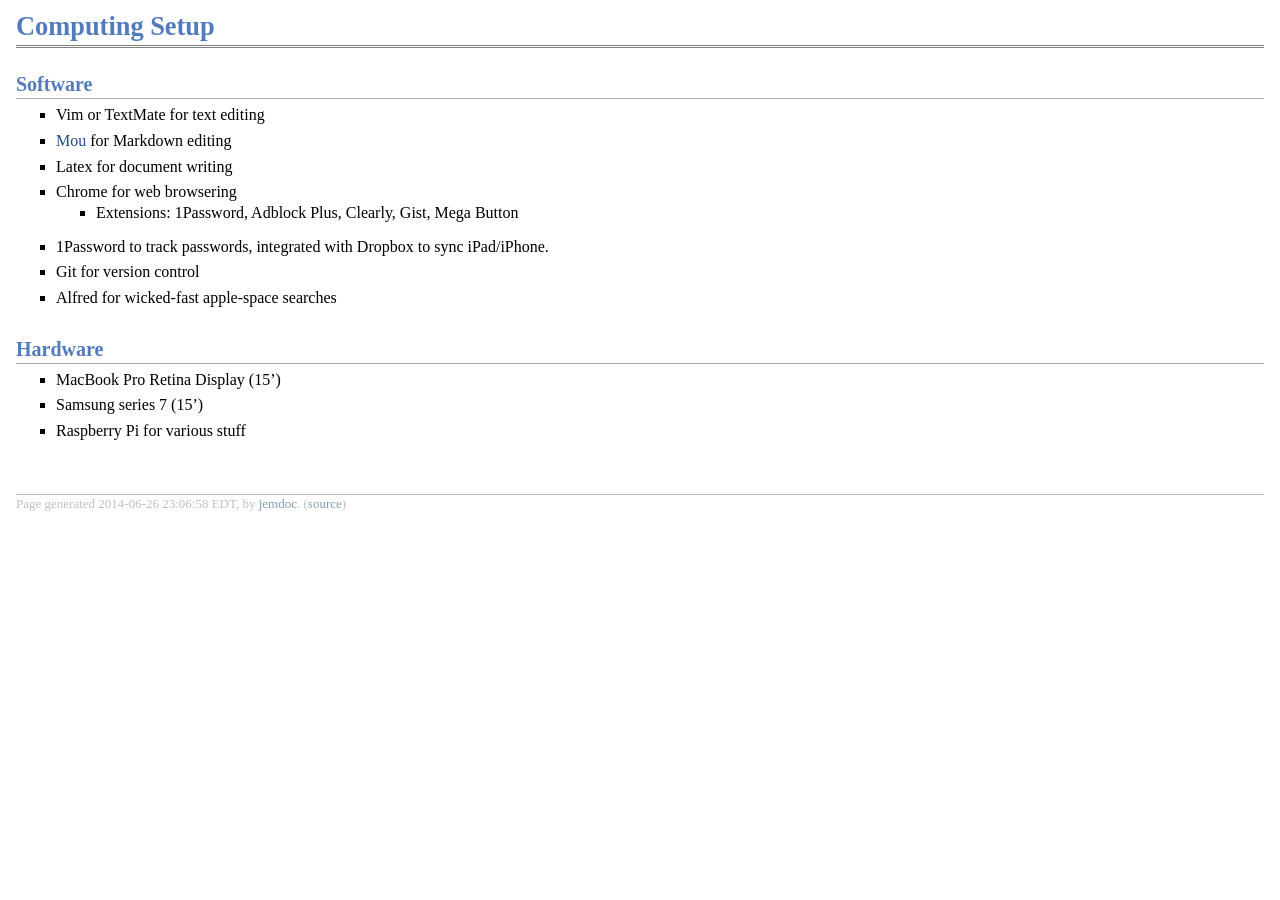
<file: content/main/setup.html>
<!DOCTYPE html PUBLIC "-//W3C//DTD XHTML 1.1//EN"
  "http://www.w3.org/TR/xhtml11/DTD/xhtml11.dtd">
<html xmlns="http://www.w3.org/1999/xhtml" xml:lang="en">
<head>
<meta name="generator" content="jemdoc, see http://jemdoc.jaboc.net/" />
<meta http-equiv="Content-Type" content="text/html;charset=utf-8" />
<link rel="stylesheet" href="jemdoc.css" type="text/css" />
<title>Computing Setup</title>
</head>
<body>
<div id="layout-content">
<div id="toptitle">
<h1>Computing Setup</h1>
</div>
<h2>Software</h2>
<ul>
<li><p>Vim or TextMate for text editing</p>
</li>
<li><p><a href="http://mouapp.com/">Mou</a> for Markdown editing</p>
</li>
<li><p>Latex for document writing</p>
</li>
<li><p>Chrome for web browsering</p>
<ul>
<li><p>Extensions: 1Password,  Adblock Plus, Clearly, Gist, Mega Button</p>
</li></ul>
</li>
<li><p>1Password to track passwords, integrated with Dropbox to sync iPad/iPhone.</p>
</li>
<li><p>Git for version control</p>
</li>
<li><p>Alfred for wicked-fast apple-space searches</p>
</li>
</ul>
<h2>Hardware</h2>
<ul>
<li><p>MacBook Pro Retina Display (15&rsquo;)</p>
</li>
<li><p>Samsung series 7 (15&rsquo;)</p>
</li>
<li><p>Raspberry Pi for various stuff</p>
</li>
</ul>
<div id="footer">
<div id="footer-text">
Page generated 2014-06-26 23:06:58 EDT, by <a href="http://jemdoc.jaboc.net/">jemdoc</a>.
(<a href="setup.jemdoc">source</a>)
</div>
</div>
</div>
</body>
</html>
</file>
<file: content/main/jemdoc.css>
/* Default css file for jemdoc. */

table#tlayout {
    border: none;
    border-collapse: separate;
    background: white;
}

body {
	background: white;
	font-family: Georgia, serif;
	padding-bottom: 8px;
	margin: 0;
}

#layout-menu {
	background: #f6f6f6;
	border: 1px solid #dddddd;
	padding-top: 0.5em;
	padding-left: 8px;
	padding-right: 8px;
	font-size: 1.0em;
	width: auto;
	white-space: nowrap;
    text-align: left;
    vertical-align: top;
}

#layout-menu td {
	background: #f4f4f4;
    vertical-align: top;
}

#layout-content {
	padding-top: 0.0em;
	padding-left: 1.0em;
	padding-right: 1.0em;
    border: none;
    background: white;
    text-align: left;
    vertical-align: top;
}

#layout-menu a {
	line-height: 1.5em;
	margin-left: 0.5em;
}

tt {
    background: #ffffdd;
}

pre, tt {
	font-size: 90%;
	font-family: monaco, monospace;
}

a, a > tt {
	color: #224b8d;
	text-decoration: none;
}

a:hover {
	border-bottom: 1px gray dotted;
}

#layout-menu a.current:link, #layout-menu a.current:visited {
	color: #022b6d;
	border-bottom: 1px gray solid;
}
#layout-menu a:link, #layout-menu a:visited, #layout-menu a:hover {
	color: #527bbd;
	text-decoration: none;
}
#layout-menu a:hover {
	text-decoration: none;
}

div.menu-category {
	border-bottom: 1px solid gray;
	margin-top: 0.8em;
	padding-top: 0.2em;
	padding-bottom: 0.1em;
	font-weight: bold;
}

div.menu-item {
	padding-left: 16px;
	text-indent: -16px;
}

div#toptitle {
	padding-bottom: 0.2em;
	margin-bottom: 1.5em;
	border-bottom: 3px double gray;
}

/* Reduce space if we begin the page with a title. */
div#toptitle + h2, div#toptitle + h3 {
	margin-top: -0.7em;
}

div#subtitle {
	margin-top: 0.0em;
	margin-bottom: 0.0em;
	padding-top: 0em;
	padding-bottom: 0.1em;
}

em {
	font-style: italic;
}

strong {
	font-weight: bold;
}


h1, h2, h3 {
	color: #527bbd;
	margin-top: 0.7em;
	margin-bottom: 0.3em;
	padding-bottom: 0.2em;
	line-height: 1.0;
	padding-top: 0.5em;
	border-bottom: 1px solid #aaaaaa;
}

h1 {
	font-size: 165%;
}

h2 {
	padding-top: 0.8em;
	font-size: 125%;
}

h2 + h3 {
    padding-top: 0.2em;
}

h3 {
	font-size: 110%;
	border-bottom: none;
}

p {
	margin-top: 0.0em;
	margin-bottom: 0.8em;
	padding: 0;
	line-height: 1.3;
}

pre {
	padding: 0;
	margin: 0;
}

div#footer {
	font-size: small;
	border-top: 1px solid #c0c0c0;
	padding-top: 0.1em;
	margin-top: 4.0em;
	color: #c0c0c0;
}

div#footer a {
	color: #80a0b0;
}

div#footer-text {
	float: left;
	padding-bottom: 8px;
}

ul, ol, dl {
	margin-top: 0.2em;
	padding-top: 0;
	margin-bottom: 0.8em;
}

dt {
	margin-top: 0.5em;
	margin-bottom: 0;
}

dl {
	margin-left: 20px;
}

dd {
	color: #222222;
}

dd > *:first-child {
	margin-top: 0;
}

ul {
	list-style-position: outside;
	list-style-type: square;
}

p + ul, p + ol {
	margin-top: -0.5em;
}

li ul, li ol {
	margin-top: -0.3em;
}

ol {
	list-style-position: outside;
	list-style-type: decimal;
}

li p, dd p {
	margin-bottom: 0.3em;
}


ol ol {
	list-style-type: lower-alpha;
}

ol ol ol {
	list-style-type: lower-roman;
}

p + div.codeblock {
	margin-top: -0.6em;
}

div.codeblock, div.infoblock {
	margin-right: 0%;
	margin-top: 1.2em;
	margin-bottom: 1.3em;
}

div.blocktitle {
	font-weight: bold;
	color: #cd7b62;
	margin-top: 1.2em;
	margin-bottom: 0.1em;
}

div.blockcontent {
	border: 1px solid silver;
	padding: 0.3em 0.5em;
}

div.infoblock > div.blockcontent {
	background: #ffffee;
}

div.blockcontent p + ul, div.blockcontent p + ol {
	margin-top: 0.4em;
}

div.infoblock p {
	margin-bottom: 0em;
}

div.infoblock li p, div.infoblock dd p {
	margin-bottom: 0.5em;
}

div.infoblock p + p {
	margin-top: 0.8em;
}

div.codeblock > div.blockcontent {
	background: #f6f6f6;
}

span.pycommand {
	color: #000070;
}

span.statement {
	color: #008800;
}
span.builtin {
	color: #000088;
}
span.special {
	color: #990000;
}
span.operator {
	color: #880000;
}
span.error {
	color: #aa0000;
}
span.comment, span.comment > *, span.string, span.string > * {
	color: #606060;
}

@media print {
	#layout-menu { display: none; }
}

#fwtitle {
	margin: 2px;
}

#fwtitle #toptitle {
	padding-left: 0.5em;
	margin-bottom: 0.5em;
}

#layout-content h1:first-child, #layout-content h2:first-child, #layout-content h3:first-child {
	margin-top: -0.7em;
}

div#toptitle h1, #layout-content div#toptitle h1 {
	margin-bottom: 0.0em;
	padding-bottom: 0.1em;
	padding-top: 0;
	margin-top: 0.5em;
	border-bottom: none;
}

img.eq {
	padding: 0;
	padding-left: 0.1em;
	padding-right: 0.1em;
	margin: 0;
}

img.eqwl {
	padding-left: 2em;
	padding-top: 0.6em;
	padding-bottom: 0.2em;
	margin: 0;
}

table {
    border: 2px solid black;
    border-collapse: collapse;
}

td {
    padding: 2px;
    padding-left: 0.5em;
    padding-right: 0.5em;
    text-align: center;
    border: 1px solid gray;
}

table + table {
    margin-top: 1em;
}

tr.heading {
    font-weight: bold;
    border-bottom: 2px solid black;
}

img {
    border: none;
}

table.imgtable, table.imgtable td {
    border: none;
    text-align: left;
}
</file>
<file: content/main/person.css>
div#toptitle {
	padding-top: 0.5em;
	padding-bottom: 0em;
	margin-bottom: 1em;
}

li {
	margin-bottom: 0.3em;
}

#layout-content {
	padding-left: 1.5em;
	padding-right: 1.5em;
}

img {
	border: none;
}
</file>
